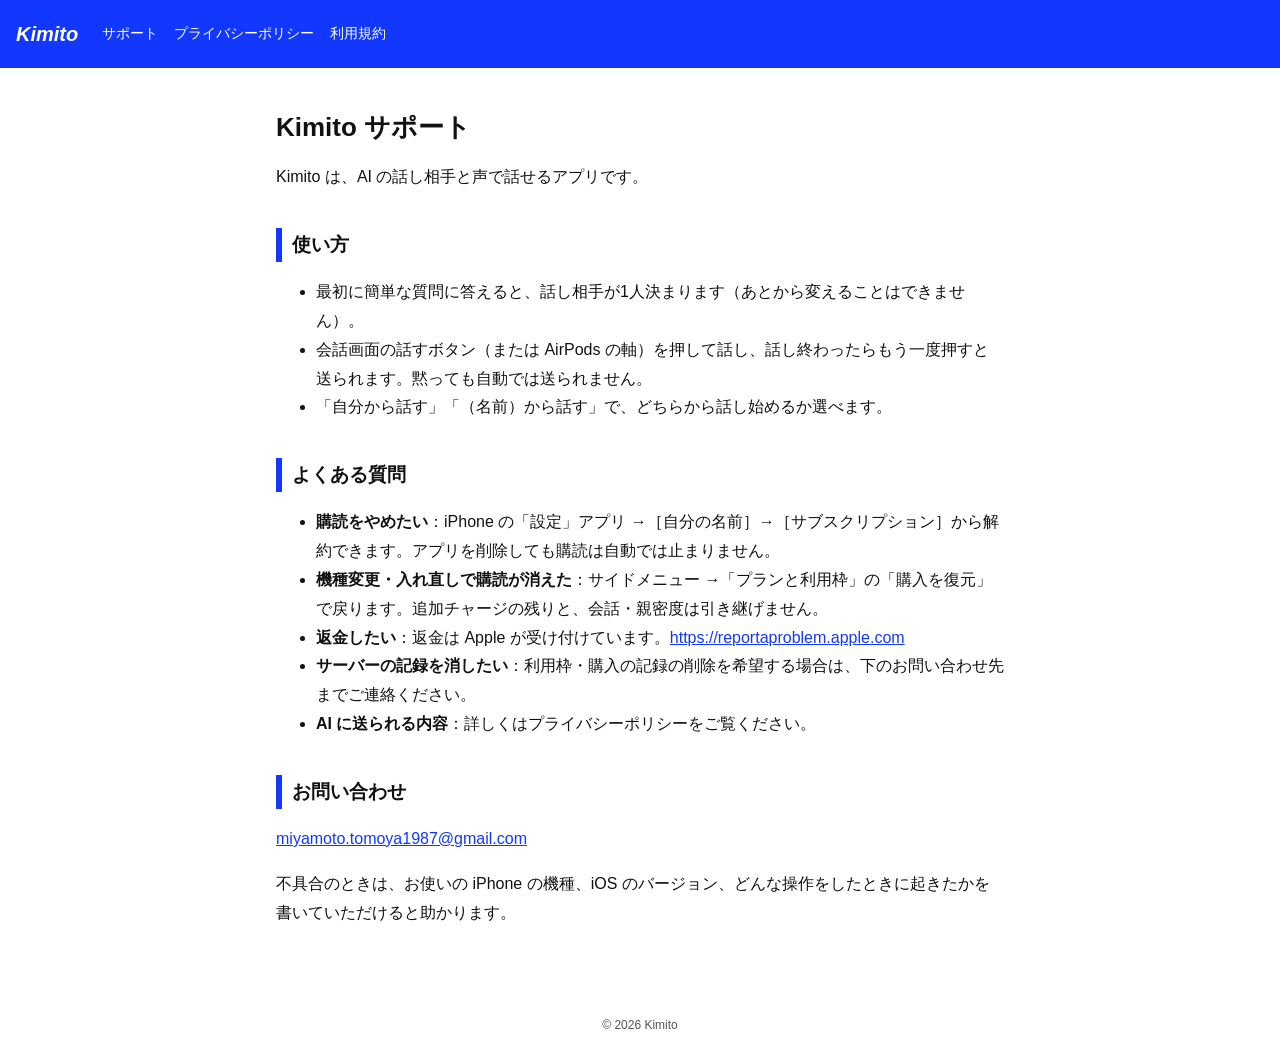
<file: index.html>
<!doctype html>
<html lang="ja">
<head>
<meta charset="utf-8">
<meta name="viewport" content="width=device-width, initial-scale=1">
<title>Kimito サポート</title>
<link rel="stylesheet" href="style.css">
</head>
<body>
<header><a class="brand" href="./">Kimito</a><nav><a href="./">サポート</a><a href="privacy.html">プライバシーポリシー</a><a href="terms.html">利用規約</a></nav></header>
<main>
<h1>Kimito サポート</h1>
<p>Kimito は、AI の話し相手と声で話せるアプリです。</p>
<h2>使い方</h2>
<ul><li>最初に簡単な質問に答えると、話し相手が1人決まります（あとから変えることはできません）。</li><li>会話画面の話すボタン（または AirPods の軸）を押して話し、話し終わったらもう一度押すと送られます。黙っても自動では送られません。</li><li>「自分から話す」「（名前）から話す」で、どちらから話し始めるか選べます。</li></ul>
<h2>よくある質問</h2>
<ul><li><strong>購読をやめたい</strong>：iPhone の「設定」アプリ →［自分の名前］→［サブスクリプション］から解約できます。アプリを削除しても購読は自動では止まりません。</li><li><strong>機種変更・入れ直しで購読が消えた</strong>：サイドメニュー →「プランと利用枠」の「購入を復元」で戻ります。追加チャージの残りと、会話・親密度は引き継げません。</li><li><strong>返金したい</strong>：返金は Apple が受け付けています。<a href="https://reportaproblem.apple.com">https://reportaproblem.apple.com</a></li><li><strong>サーバーの記録を消したい</strong>：利用枠・購入の記録の削除を希望する場合は、下のお問い合わせ先までご連絡ください。</li><li><strong>AI に送られる内容</strong>：詳しくはプライバシーポリシーをご覧ください。</li></ul>
<h2>お問い合わせ</h2>
<p><a href="mailto:miyamoto.tomoya1987@gmail.com">miyamoto.tomoya1987@gmail.com</a></p>
<p>不具合のときは、お使いの iPhone の機種、iOS のバージョン、どんな操作をしたときに起きたかを書いていただけると助かります。</p>
</main>
<footer>© 2026 Kimito</footer>
</body>
</html>
</file>
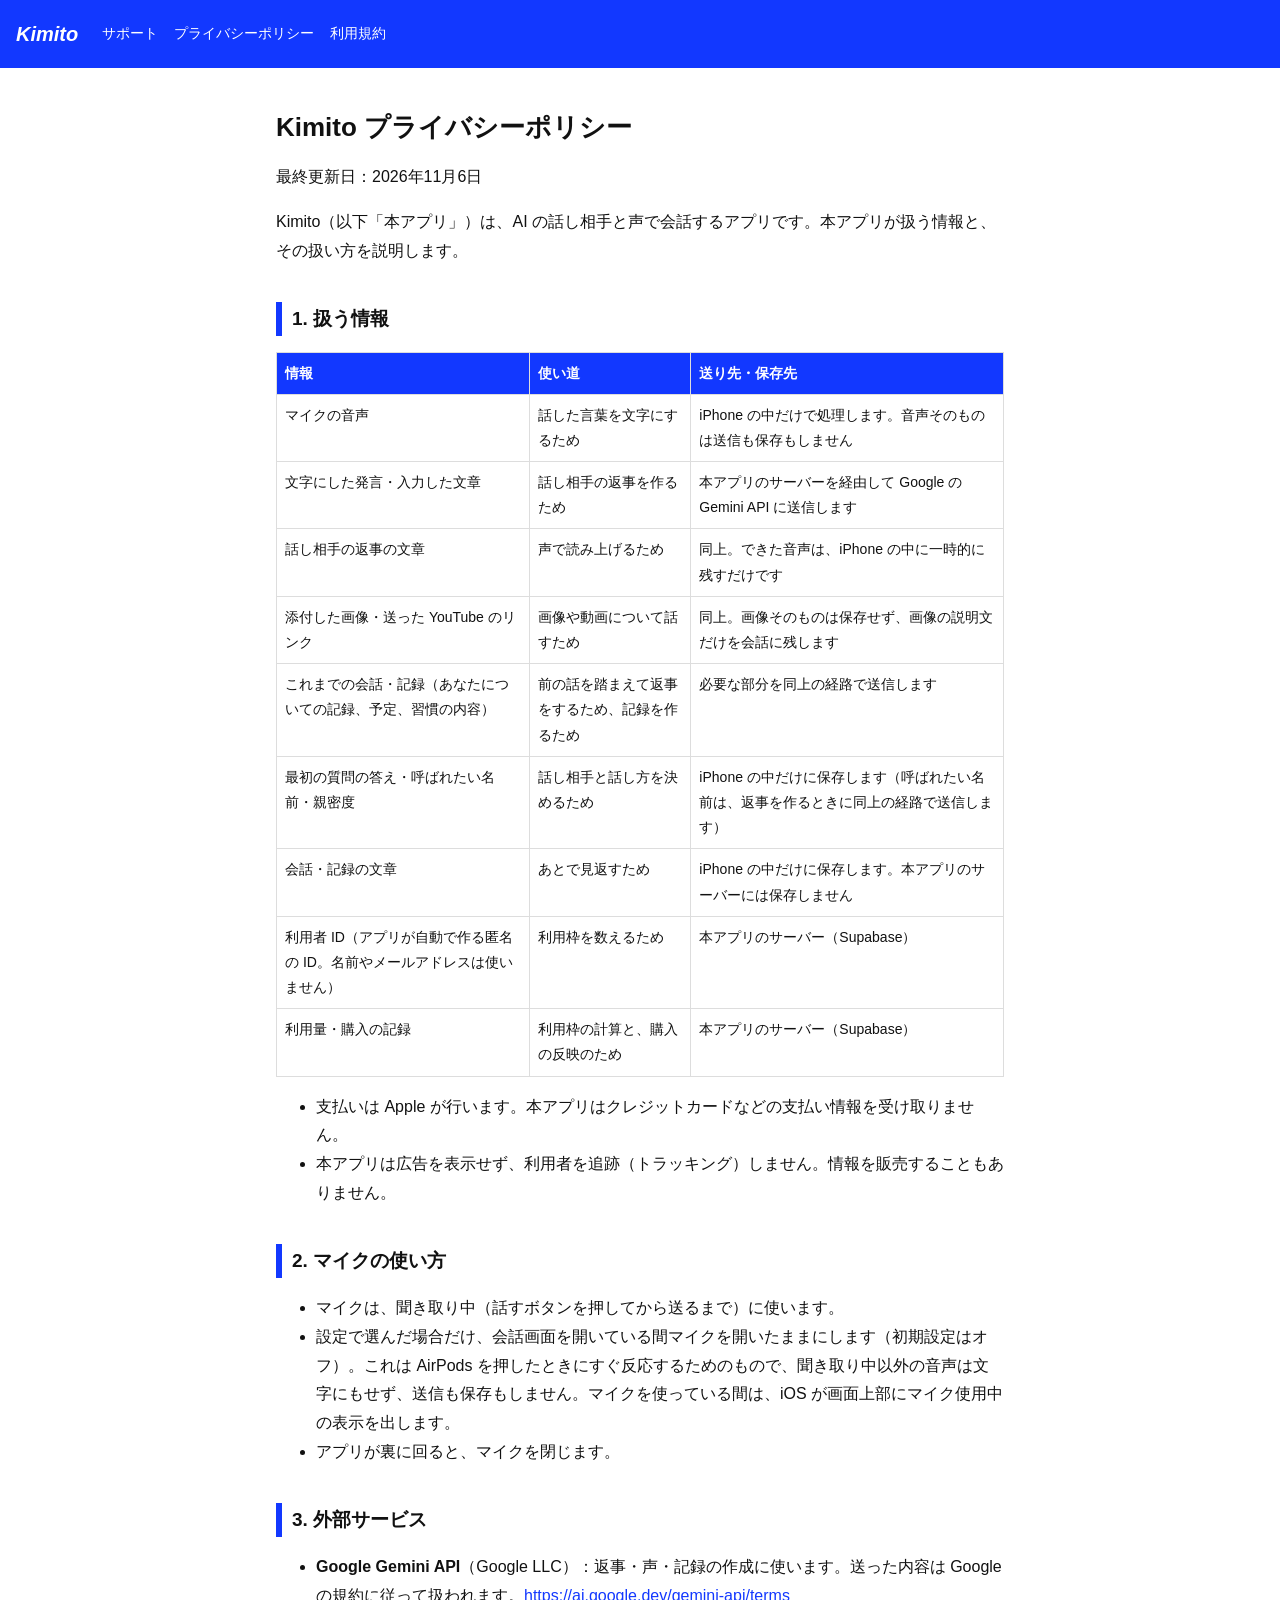
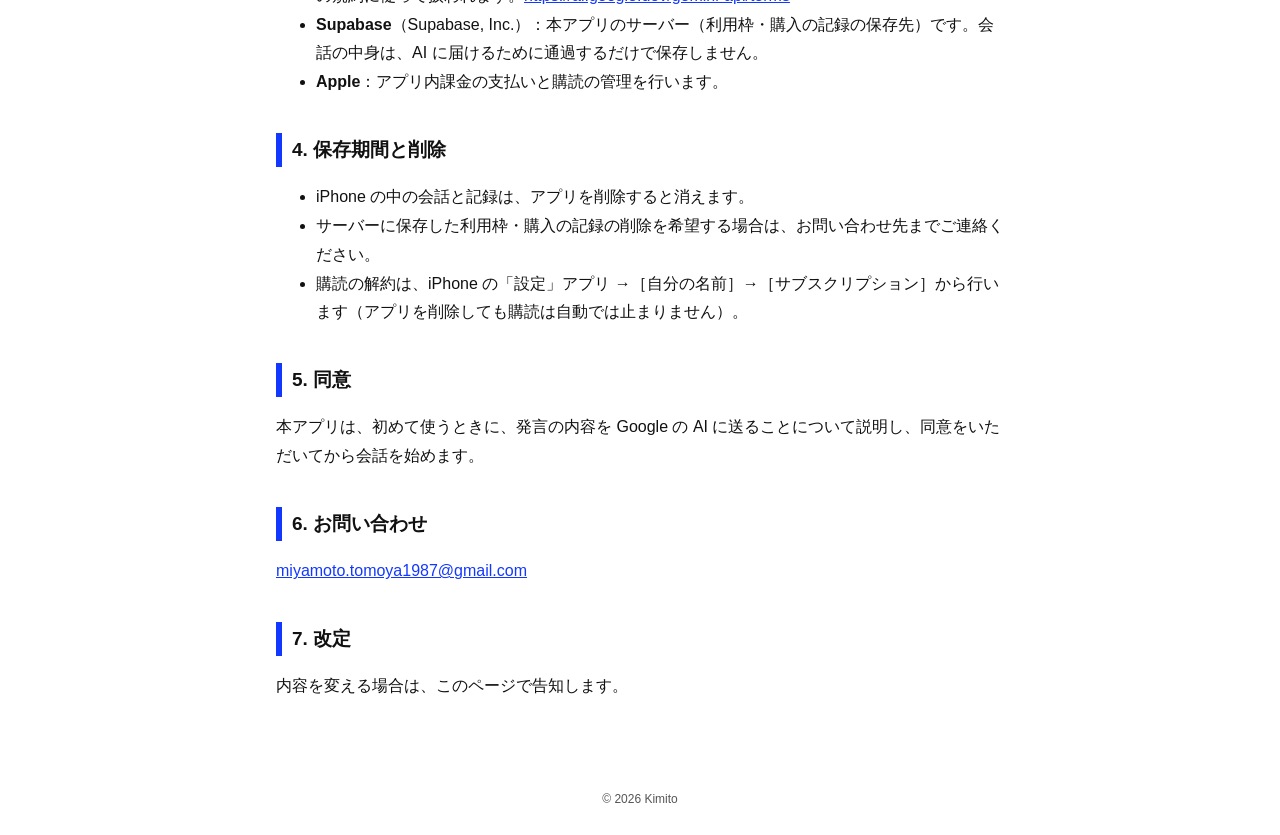
<file: privacy.html>
<!doctype html>
<html lang="ja">
<head>
<meta charset="utf-8">
<meta name="viewport" content="width=device-width, initial-scale=1">
<title>Kimito プライバシーポリシー</title>
<link rel="stylesheet" href="style.css">
</head>
<body>
<header><a class="brand" href="./">Kimito</a><nav><a href="./">サポート</a><a href="privacy.html">プライバシーポリシー</a><a href="terms.html">利用規約</a></nav></header>
<main>
<h1>Kimito プライバシーポリシー</h1>
<p>最終更新日：2026年11月6日</p>
<p>Kimito（以下「本アプリ」）は、AI の話し相手と声で会話するアプリです。本アプリが扱う情報と、その扱い方を説明します。</p>
<h2>1. 扱う情報</h2>
<div class="table"><table><thead><tr><th>情報</th><th>使い道</th><th>送り先・保存先</th></tr></thead><tbody><tr><td>マイクの音声</td><td>話した言葉を文字にするため</td><td>iPhone の中だけで処理します。音声そのものは送信も保存もしません</td></tr><tr><td>文字にした発言・入力した文章</td><td>話し相手の返事を作るため</td><td>本アプリのサーバーを経由して Google の Gemini API に送信します</td></tr><tr><td>話し相手の返事の文章</td><td>声で読み上げるため</td><td>同上。できた音声は、iPhone の中に一時的に残すだけです</td></tr><tr><td>添付した画像・送った YouTube のリンク</td><td>画像や動画について話すため</td><td>同上。画像そのものは保存せず、画像の説明文だけを会話に残します</td></tr><tr><td>これまでの会話・記録（あなたについての記録、予定、習慣の内容）</td><td>前の話を踏まえて返事をするため、記録を作るため</td><td>必要な部分を同上の経路で送信します</td></tr><tr><td>最初の質問の答え・呼ばれたい名前・親密度</td><td>話し相手と話し方を決めるため</td><td>iPhone の中だけに保存します（呼ばれたい名前は、返事を作るときに同上の経路で送信します）</td></tr><tr><td>会話・記録の文章</td><td>あとで見返すため</td><td>iPhone の中だけに保存します。本アプリのサーバーには保存しません</td></tr><tr><td>利用者 ID（アプリが自動で作る匿名の ID。名前やメールアドレスは使いません）</td><td>利用枠を数えるため</td><td>本アプリのサーバー（Supabase）</td></tr><tr><td>利用量・購入の記録</td><td>利用枠の計算と、購入の反映のため</td><td>本アプリのサーバー（Supabase）</td></tr></tbody></table></div>
<ul><li>支払いは Apple が行います。本アプリはクレジットカードなどの支払い情報を受け取りません。</li><li>本アプリは広告を表示せず、利用者を追跡（トラッキング）しません。情報を販売することもありません。</li></ul>
<h2>2. マイクの使い方</h2>
<ul><li>マイクは、聞き取り中（話すボタンを押してから送るまで）に使います。</li><li>設定で選んだ場合だけ、会話画面を開いている間マイクを開いたままにします（初期設定はオフ）。これは AirPods を押したときにすぐ反応するためのもので、聞き取り中以外の音声は文字にもせず、送信も保存もしません。マイクを使っている間は、iOS が画面上部にマイク使用中の表示を出します。</li><li>アプリが裏に回ると、マイクを閉じます。</li></ul>
<h2>3. 外部サービス</h2>
<ul><li><strong>Google Gemini API</strong>（Google LLC）：返事・声・記録の作成に使います。送った内容は Google の規約に従って扱われます。<a href="https://ai.google.dev/gemini-api/terms">https://ai.google.dev/gemini-api/terms</a></li><li><strong>Supabase</strong>（Supabase, Inc.）：本アプリのサーバー（利用枠・購入の記録の保存先）です。会話の中身は、AI に届けるために通過するだけで保存しません。</li><li><strong>Apple</strong>：アプリ内課金の支払いと購読の管理を行います。</li></ul>
<h2>4. 保存期間と削除</h2>
<ul><li>iPhone の中の会話と記録は、アプリを削除すると消えます。</li><li>サーバーに保存した利用枠・購入の記録の削除を希望する場合は、お問い合わせ先までご連絡ください。</li><li>購読の解約は、iPhone の「設定」アプリ →［自分の名前］→［サブスクリプション］から行います（アプリを削除しても購読は自動では止まりません）。</li></ul>
<h2>5. 同意</h2>
<p>本アプリは、初めて使うときに、発言の内容を Google の AI に送ることについて説明し、同意をいただいてから会話を始めます。</p>
<h2>6. お問い合わせ</h2>
<p><a href="mailto:miyamoto.tomoya1987@gmail.com">miyamoto.tomoya1987@gmail.com</a></p>
<h2>7. 改定</h2>
<p>内容を変える場合は、このページで告知します。</p>
</main>
<footer>© 2026 Kimito</footer>
</body>
</html>
</file>
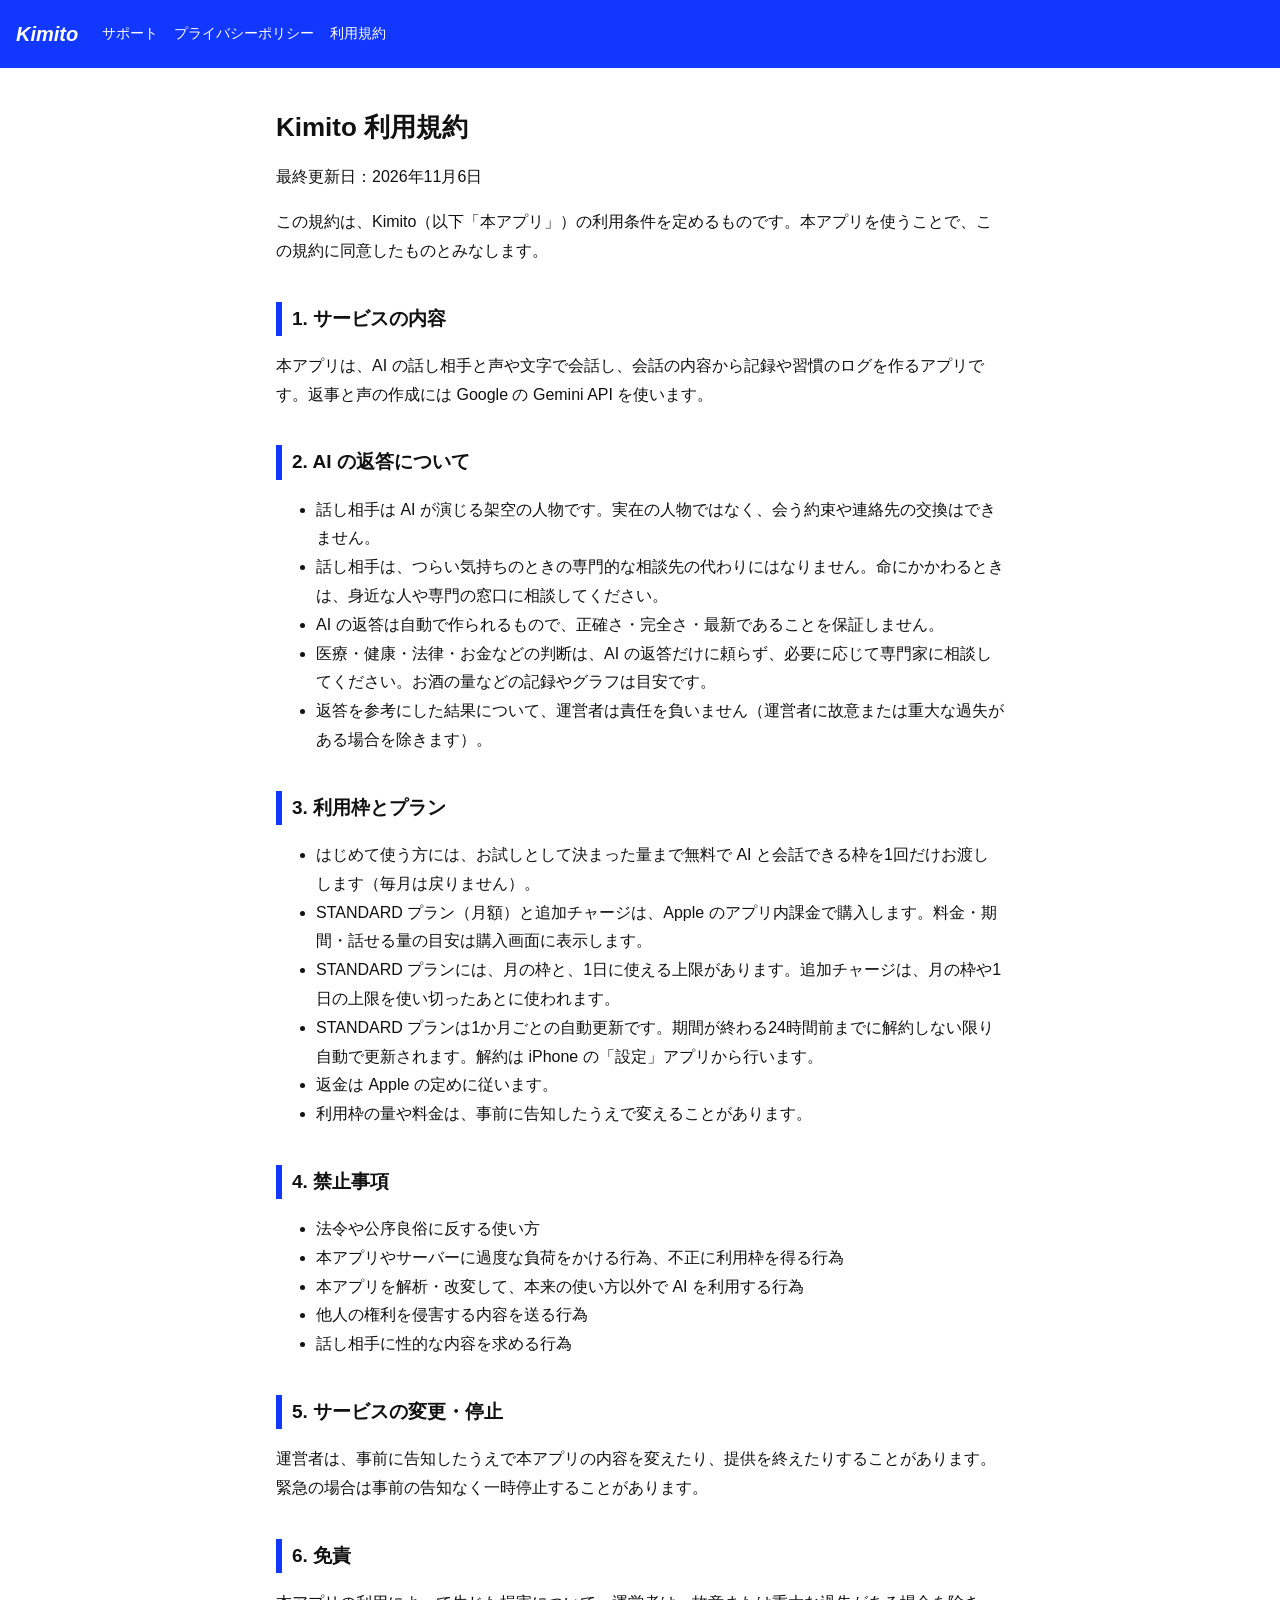
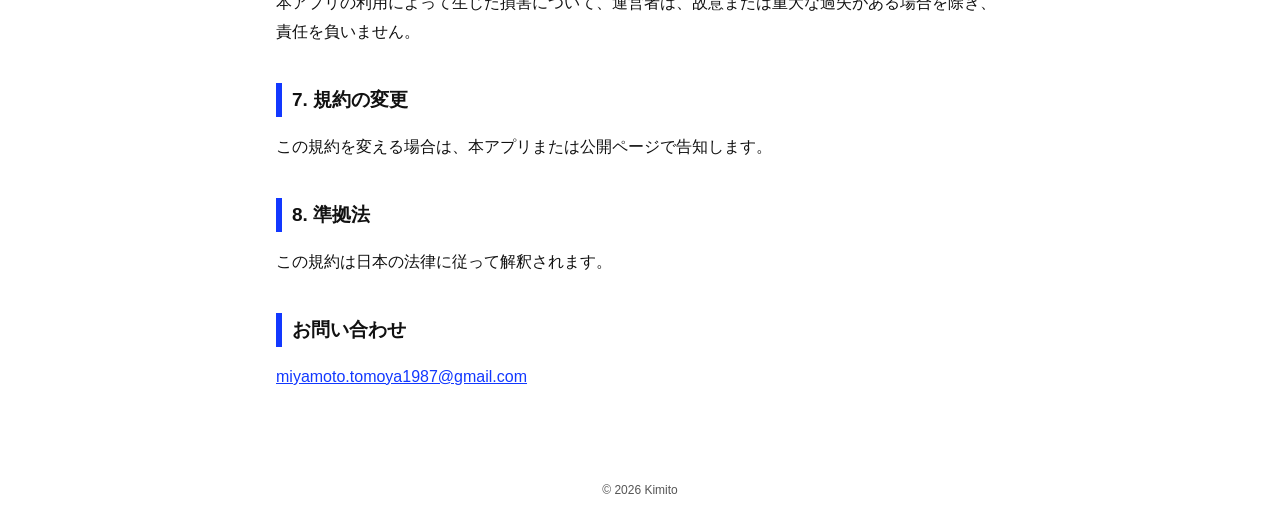
<file: terms.html>
<!doctype html>
<html lang="ja">
<head>
<meta charset="utf-8">
<meta name="viewport" content="width=device-width, initial-scale=1">
<title>Kimito 利用規約</title>
<link rel="stylesheet" href="style.css">
</head>
<body>
<header><a class="brand" href="./">Kimito</a><nav><a href="./">サポート</a><a href="privacy.html">プライバシーポリシー</a><a href="terms.html">利用規約</a></nav></header>
<main>
<h1>Kimito 利用規約</h1>
<p>最終更新日：2026年11月6日</p>
<p>この規約は、Kimito（以下「本アプリ」）の利用条件を定めるものです。本アプリを使うことで、この規約に同意したものとみなします。</p>
<h2>1. サービスの内容</h2>
<p>本アプリは、AI の話し相手と声や文字で会話し、会話の内容から記録や習慣のログを作るアプリです。返事と声の作成には Google の Gemini API を使います。</p>
<h2>2. AI の返答について</h2>
<ul><li>話し相手は AI が演じる架空の人物です。実在の人物ではなく、会う約束や連絡先の交換はできません。</li><li>話し相手は、つらい気持ちのときの専門的な相談先の代わりにはなりません。命にかかわるときは、身近な人や専門の窓口に相談してください。</li><li>AI の返答は自動で作られるもので、正確さ・完全さ・最新であることを保証しません。</li><li>医療・健康・法律・お金などの判断は、AI の返答だけに頼らず、必要に応じて専門家に相談してください。お酒の量などの記録やグラフは目安です。</li><li>返答を参考にした結果について、運営者は責任を負いません（運営者に故意または重大な過失がある場合を除きます）。</li></ul>
<h2>3. 利用枠とプラン</h2>
<ul><li>はじめて使う方には、お試しとして決まった量まで無料で AI と会話できる枠を1回だけお渡しします（毎月は戻りません）。</li><li>STANDARD プラン（月額）と追加チャージは、Apple のアプリ内課金で購入します。料金・期間・話せる量の目安は購入画面に表示します。</li><li>STANDARD プランには、月の枠と、1日に使える上限があります。追加チャージは、月の枠や1日の上限を使い切ったあとに使われます。</li><li>STANDARD プランは1か月ごとの自動更新です。期間が終わる24時間前までに解約しない限り自動で更新されます。解約は iPhone の「設定」アプリから行います。</li><li>返金は Apple の定めに従います。</li><li>利用枠の量や料金は、事前に告知したうえで変えることがあります。</li></ul>
<h2>4. 禁止事項</h2>
<ul><li>法令や公序良俗に反する使い方</li><li>本アプリやサーバーに過度な負荷をかける行為、不正に利用枠を得る行為</li><li>本アプリを解析・改変して、本来の使い方以外で AI を利用する行為</li><li>他人の権利を侵害する内容を送る行為</li><li>話し相手に性的な内容を求める行為</li></ul>
<h2>5. サービスの変更・停止</h2>
<p>運営者は、事前に告知したうえで本アプリの内容を変えたり、提供を終えたりすることがあります。緊急の場合は事前の告知なく一時停止することがあります。</p>
<h2>6. 免責</h2>
<p>本アプリの利用によって生じた損害について、運営者は、故意または重大な過失がある場合を除き、責任を負いません。</p>
<h2>7. 規約の変更</h2>
<p>この規約を変える場合は、本アプリまたは公開ページで告知します。</p>
<h2>8. 準拠法</h2>
<p>この規約は日本の法律に従って解釈されます。</p>
<h2>お問い合わせ</h2>
<p><a href="mailto:miyamoto.tomoya1987@gmail.com">miyamoto.tomoya1987@gmail.com</a></p>
</main>
<footer>© 2026 Kimito</footer>
</body>
</html>
</file>
<file: style.css>
:root {
  --blue: #1238FF;
  --ink: #111;
  --sub: #555;
  --line: #ddd;
  --bg: #fff;
}
@media (prefers-color-scheme: dark) {
  :root { --ink: #eee; --sub: #aaa; --line: #333; --bg: #111; }
}
* { box-sizing: border-box; }
body {
  margin: 0;
  background: var(--bg);
  color: var(--ink);
  font-family: -apple-system, BlinkMacSystemFont, "Hiragino Sans", "Noto Sans JP", sans-serif;
  line-height: 1.8;
}
header {
  background: var(--blue);
  color: #fff;
  padding: 16px;
  display: flex;
  flex-wrap: wrap;
  gap: 8px 24px;
  align-items: center;
}
header a { color: #fff; text-decoration: none; }
.brand { font-weight: 800; font-style: italic; font-size: 20px; }
nav { display: flex; flex-wrap: wrap; gap: 4px 16px; font-size: 14px; }
main { max-width: 760px; margin: 0 auto; padding: 24px 16px 48px; }
h1 { font-size: 26px; line-height: 1.4; }
h2 { font-size: 19px; margin-top: 36px; padding-left: 10px; border-left: 6px solid var(--blue); }
a { color: var(--blue); }
@media (prefers-color-scheme: dark) { main a { color: var(--ink); } }
.table { overflow-x: auto; }
table { border-collapse: collapse; width: 100%; font-size: 14px; }
th, td { border: 1px solid var(--line); padding: 8px; text-align: left; vertical-align: top; }
th { background: var(--blue); color: #fff; }
footer { color: var(--sub); font-size: 12px; text-align: center; padding: 24px 16px; }
</file>
